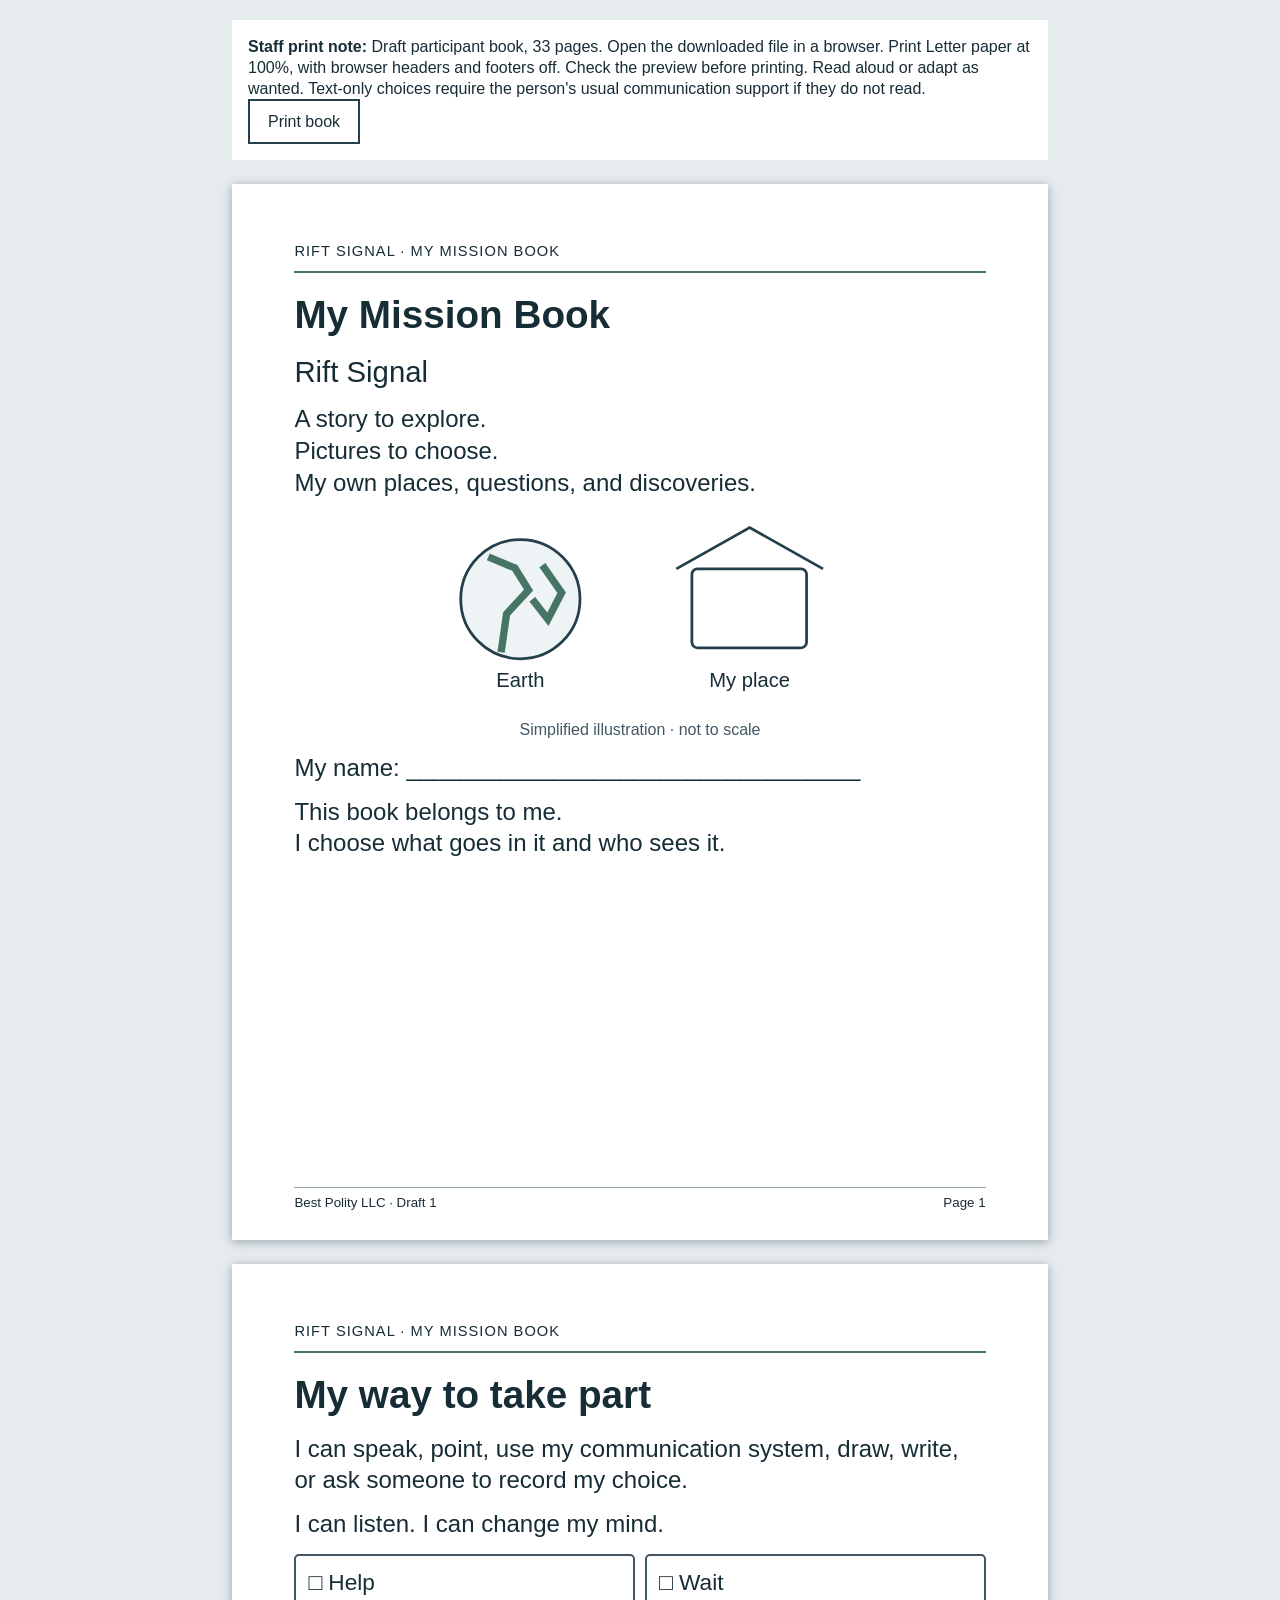
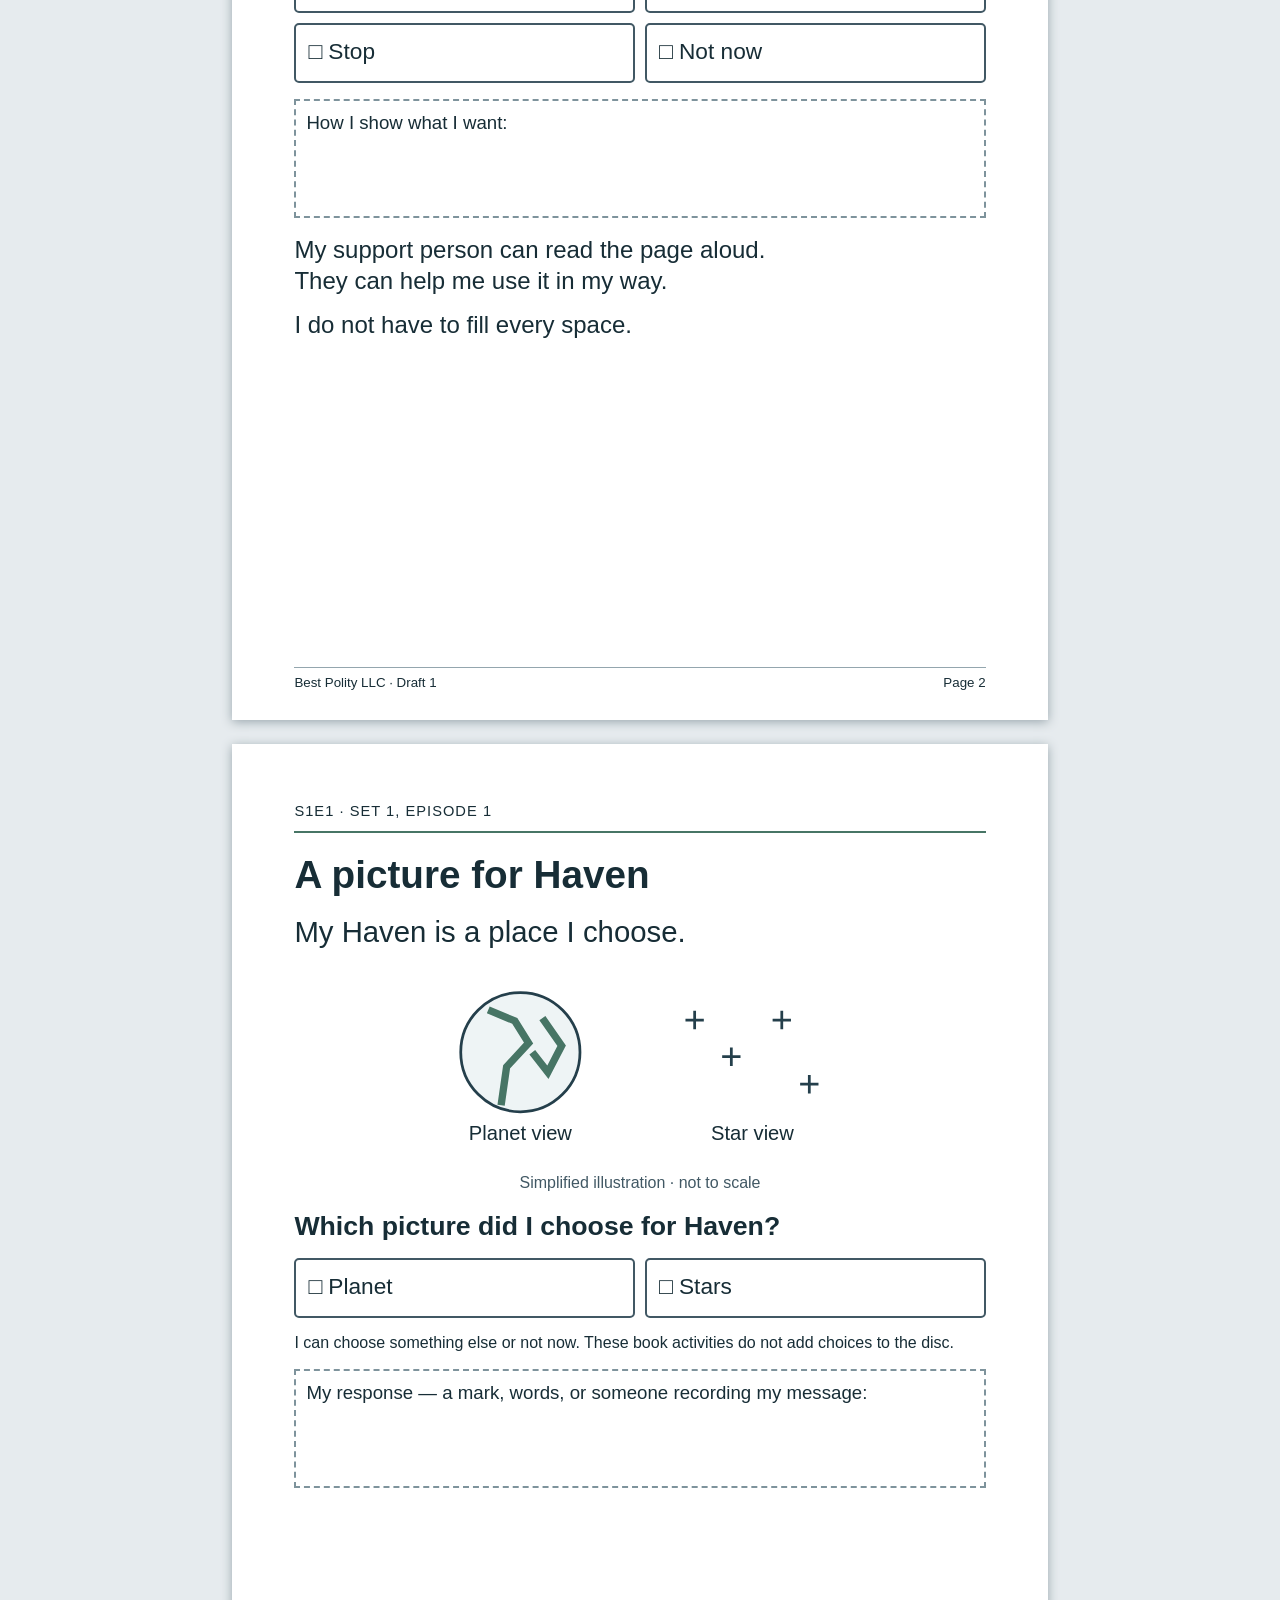
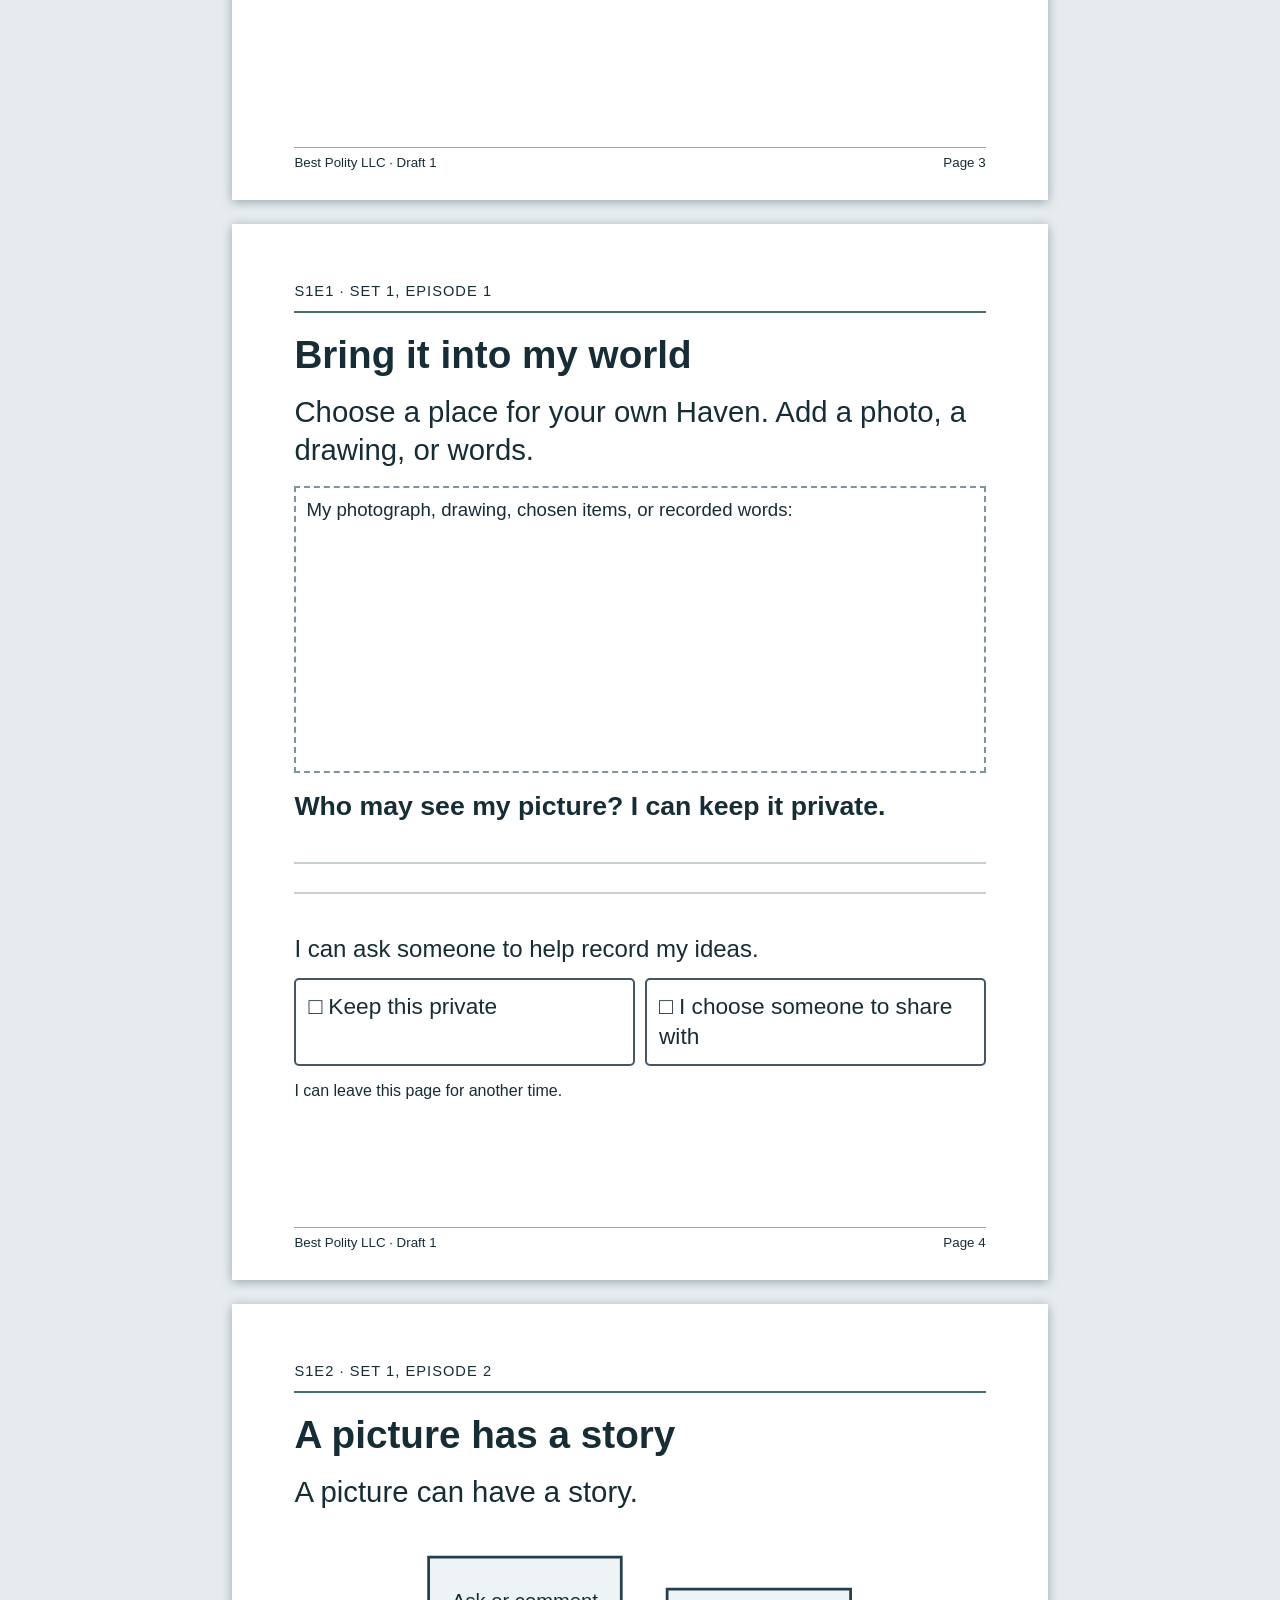
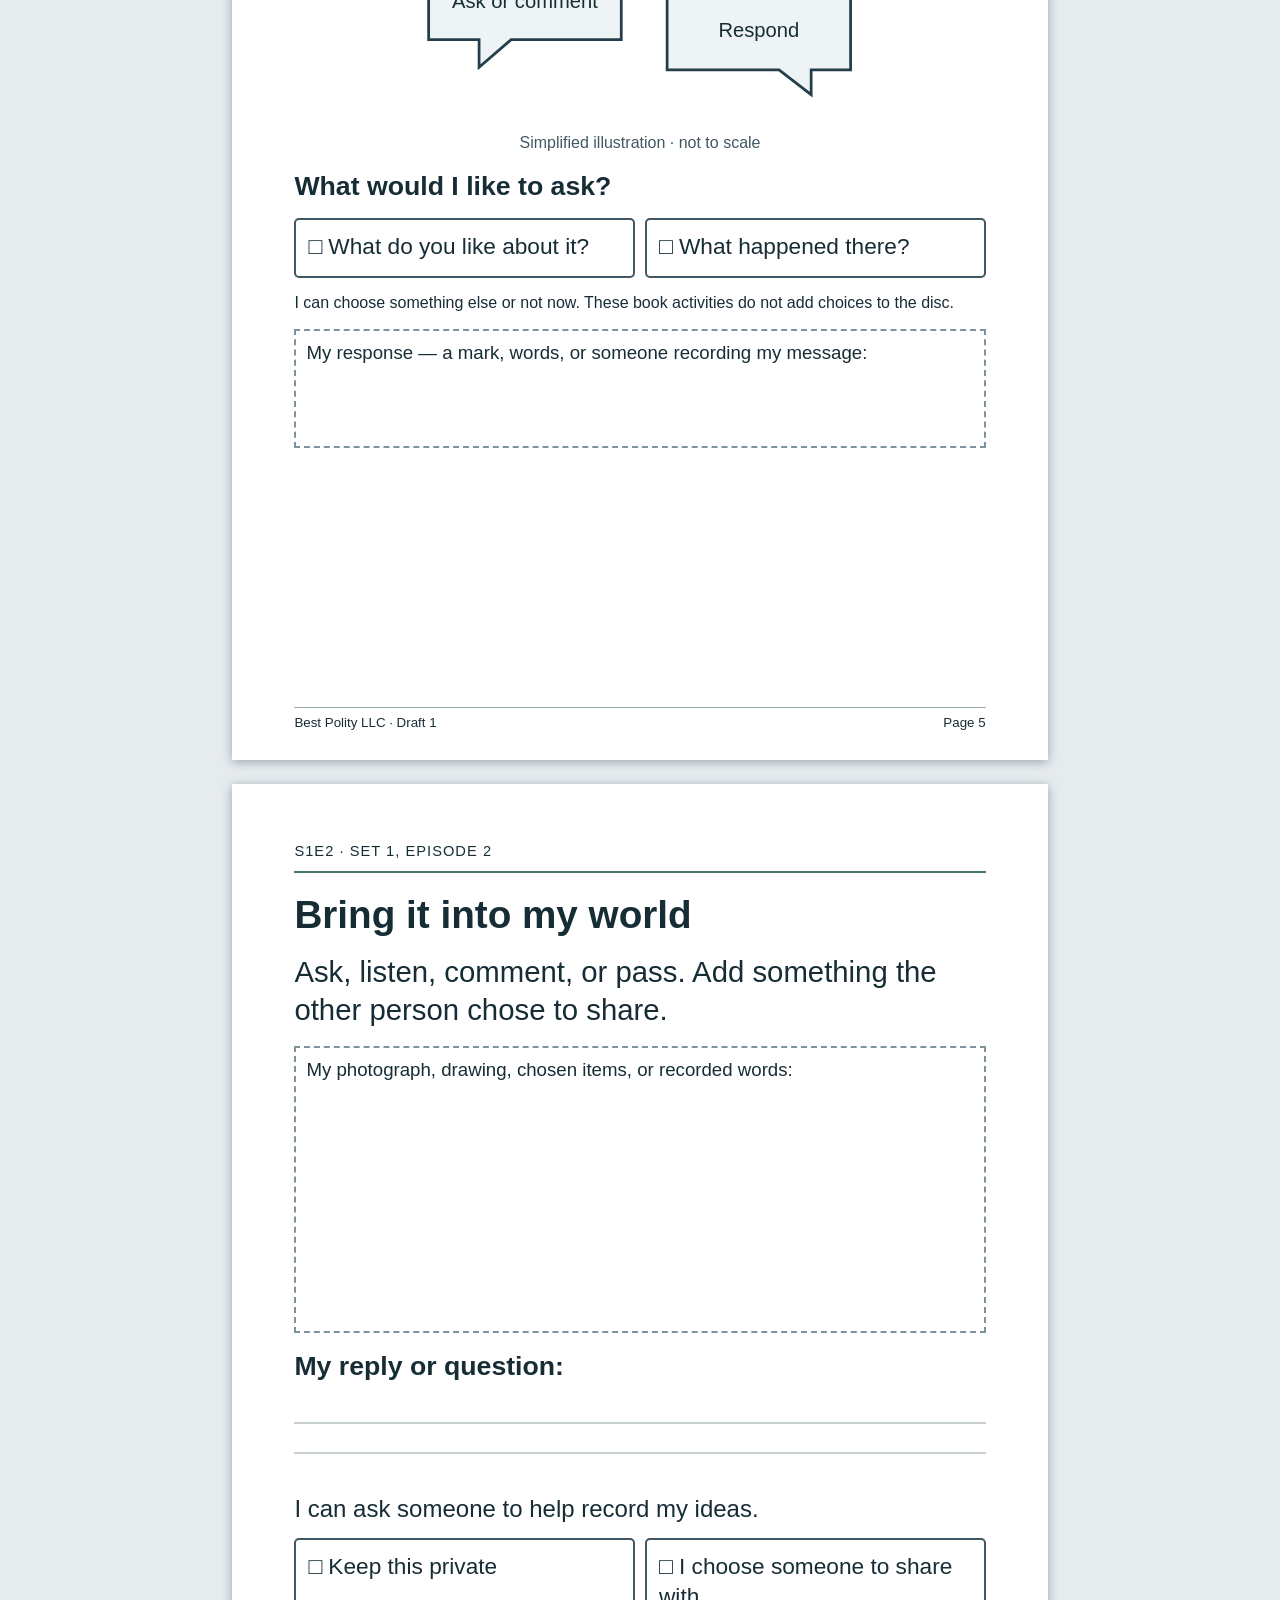
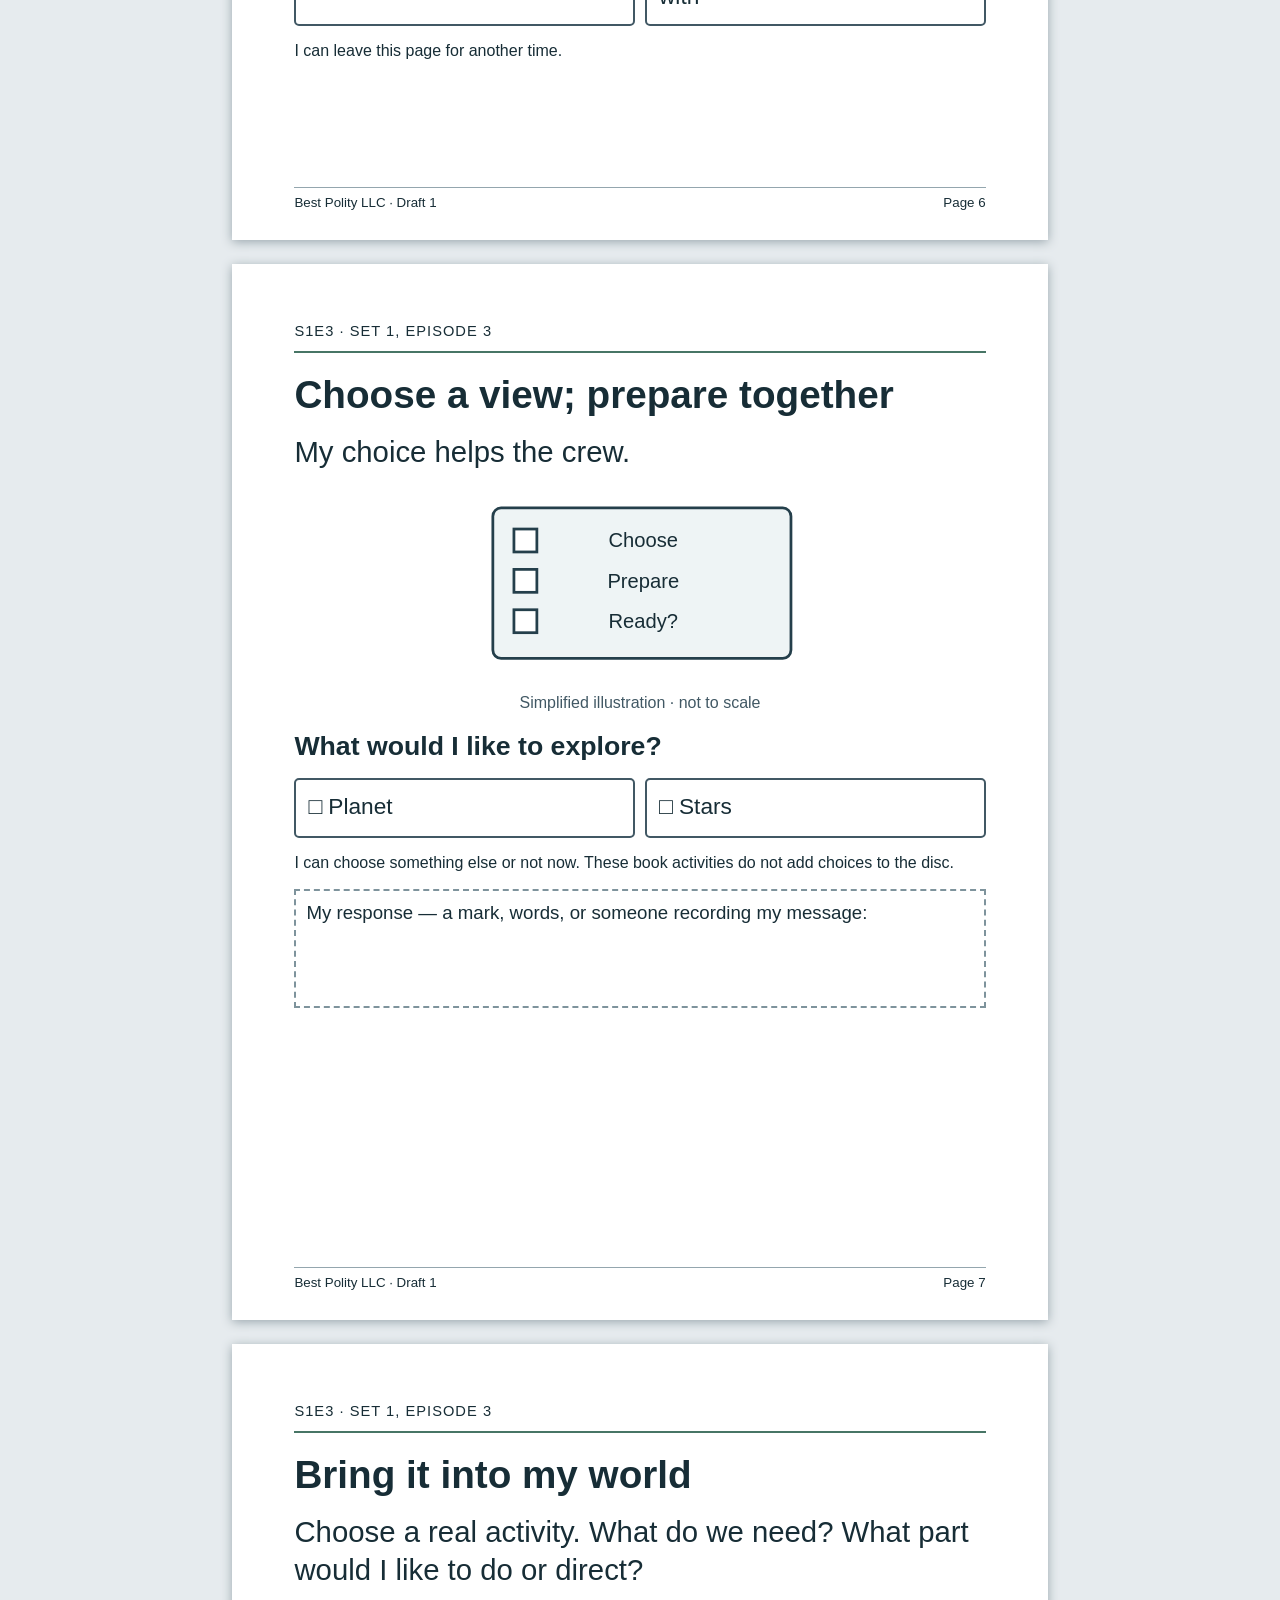
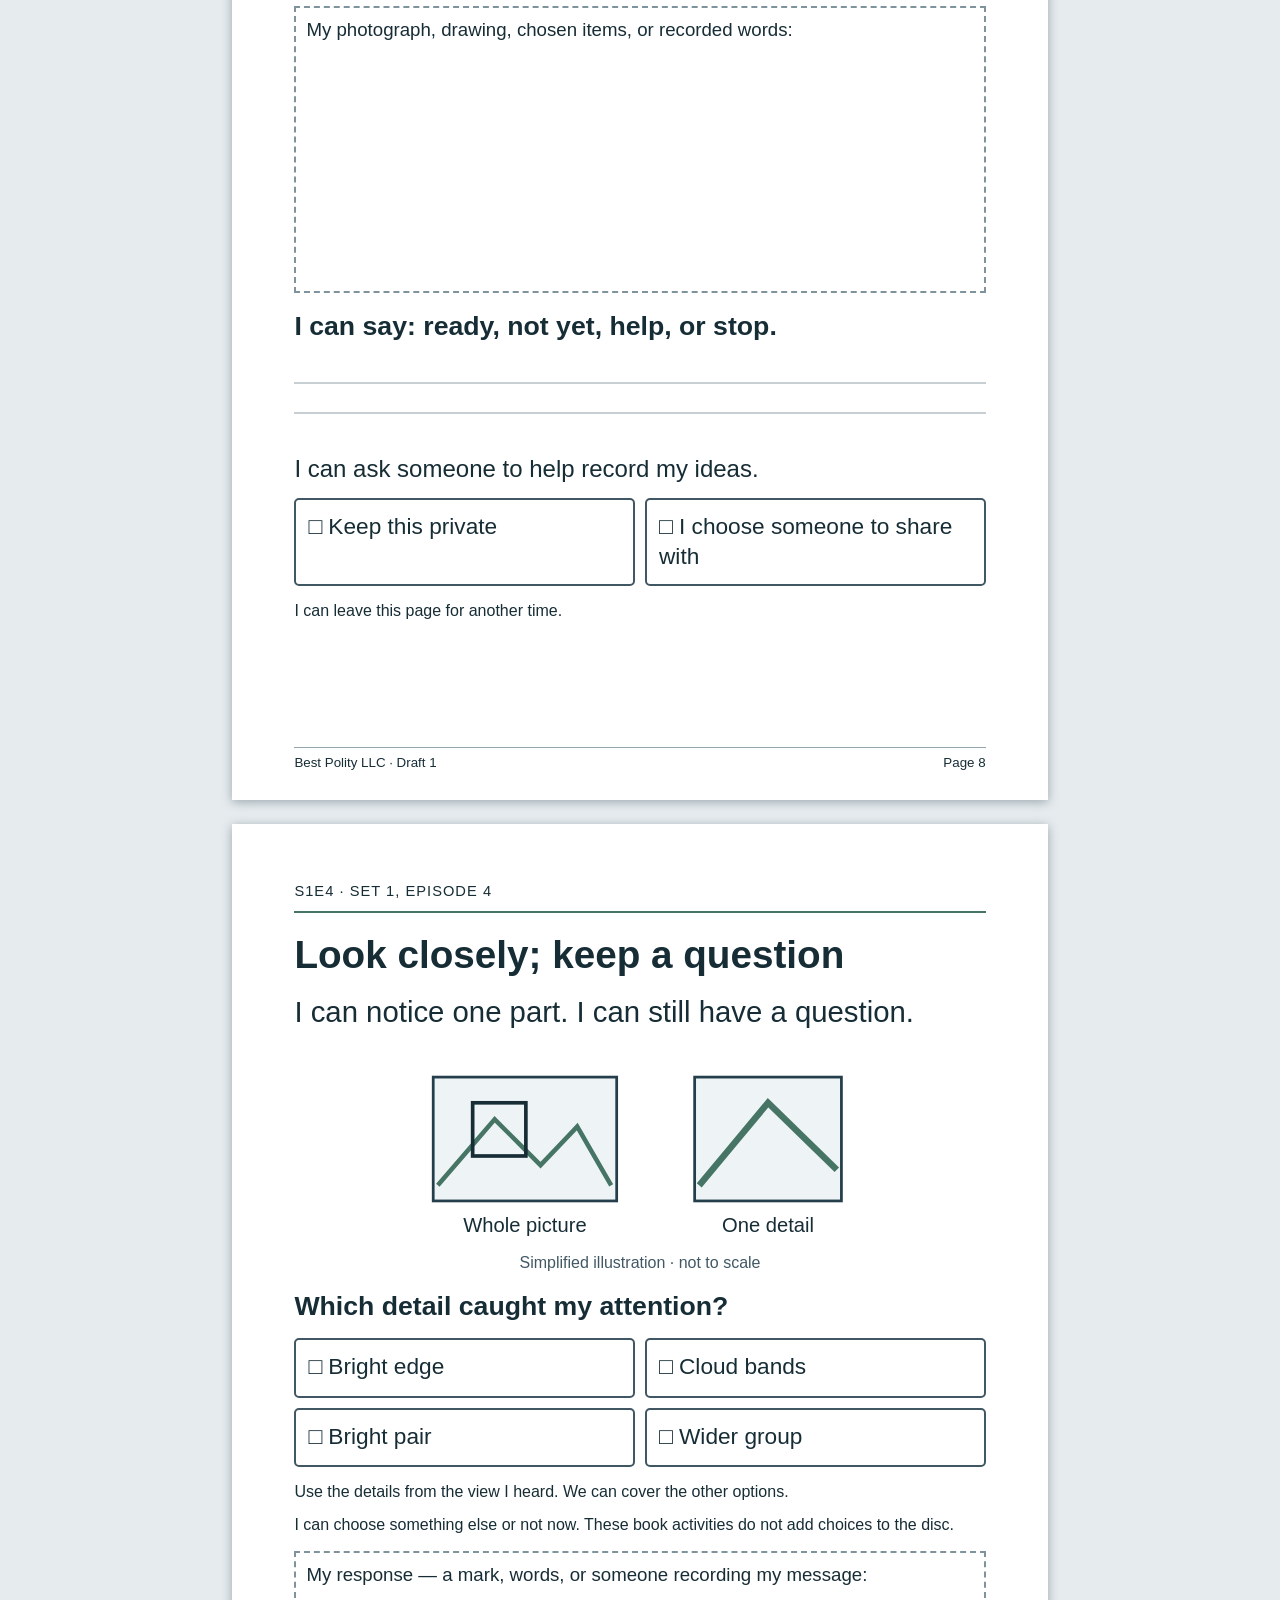
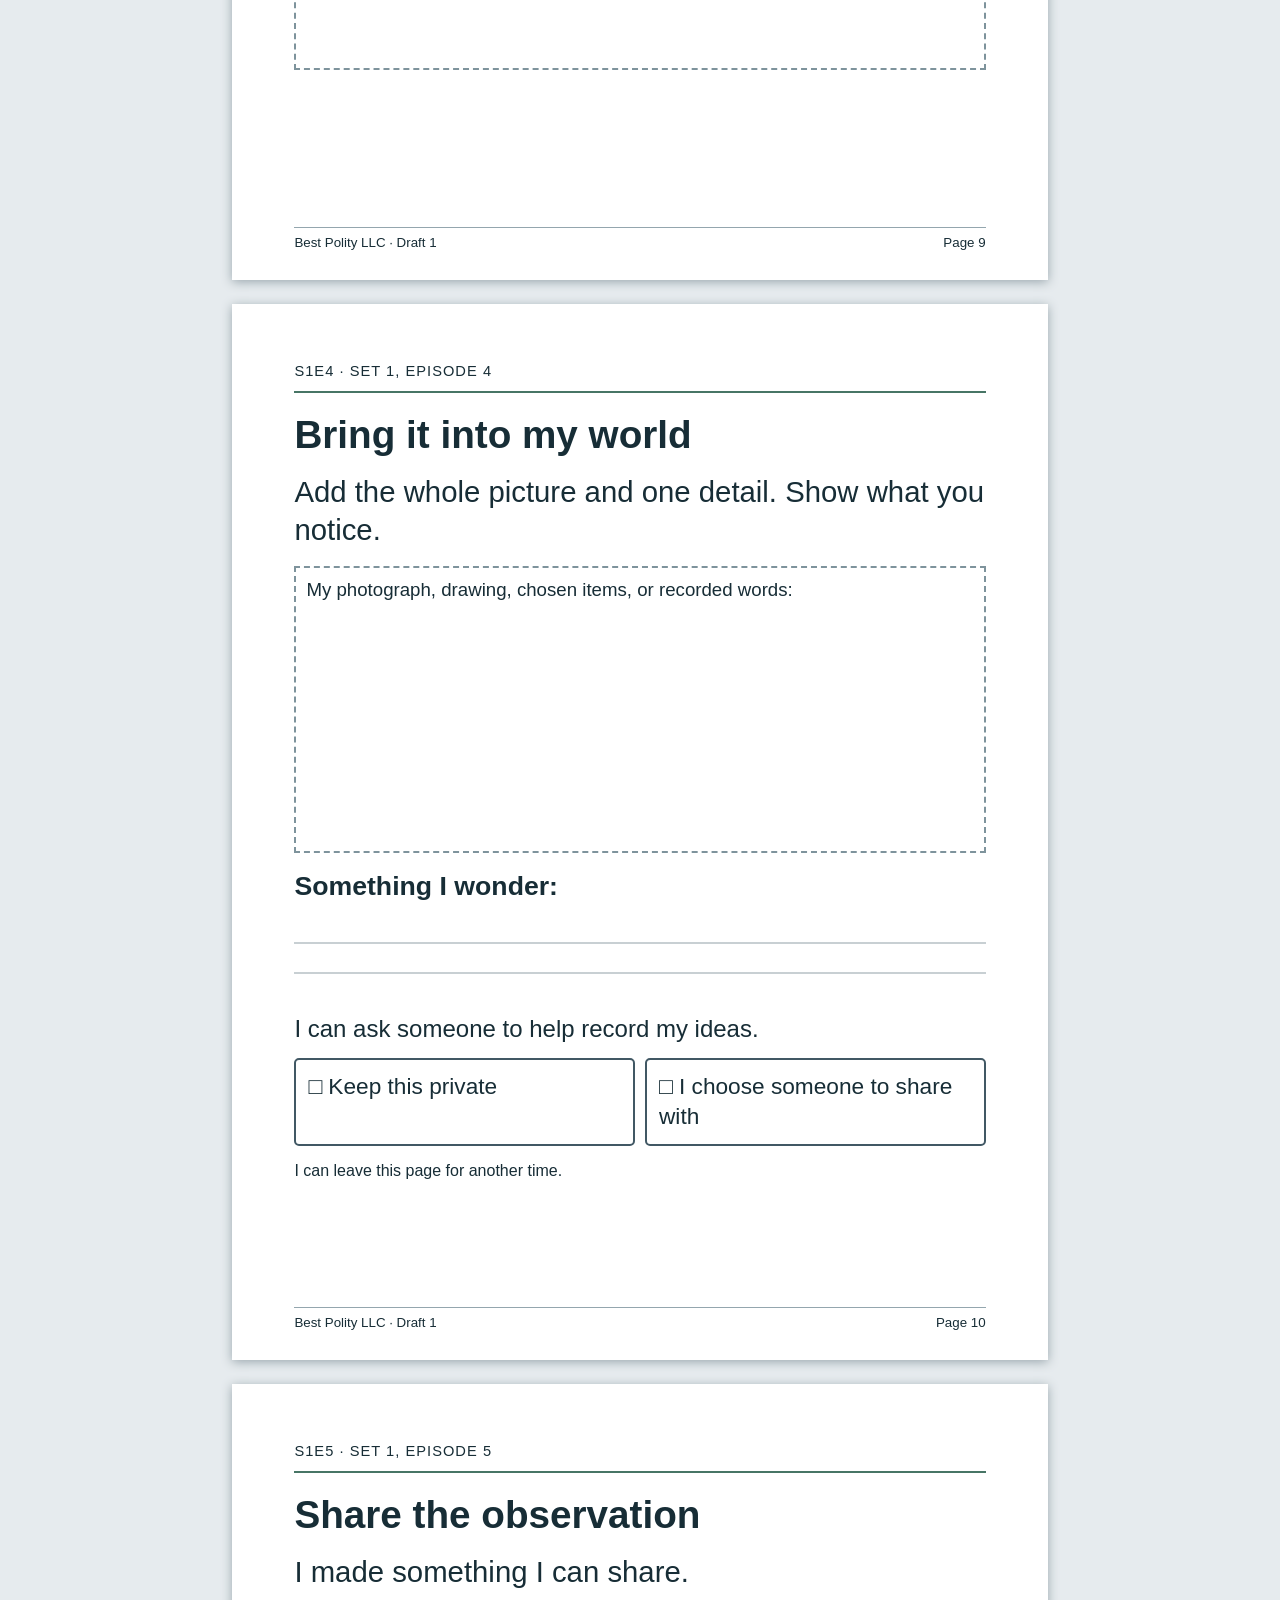
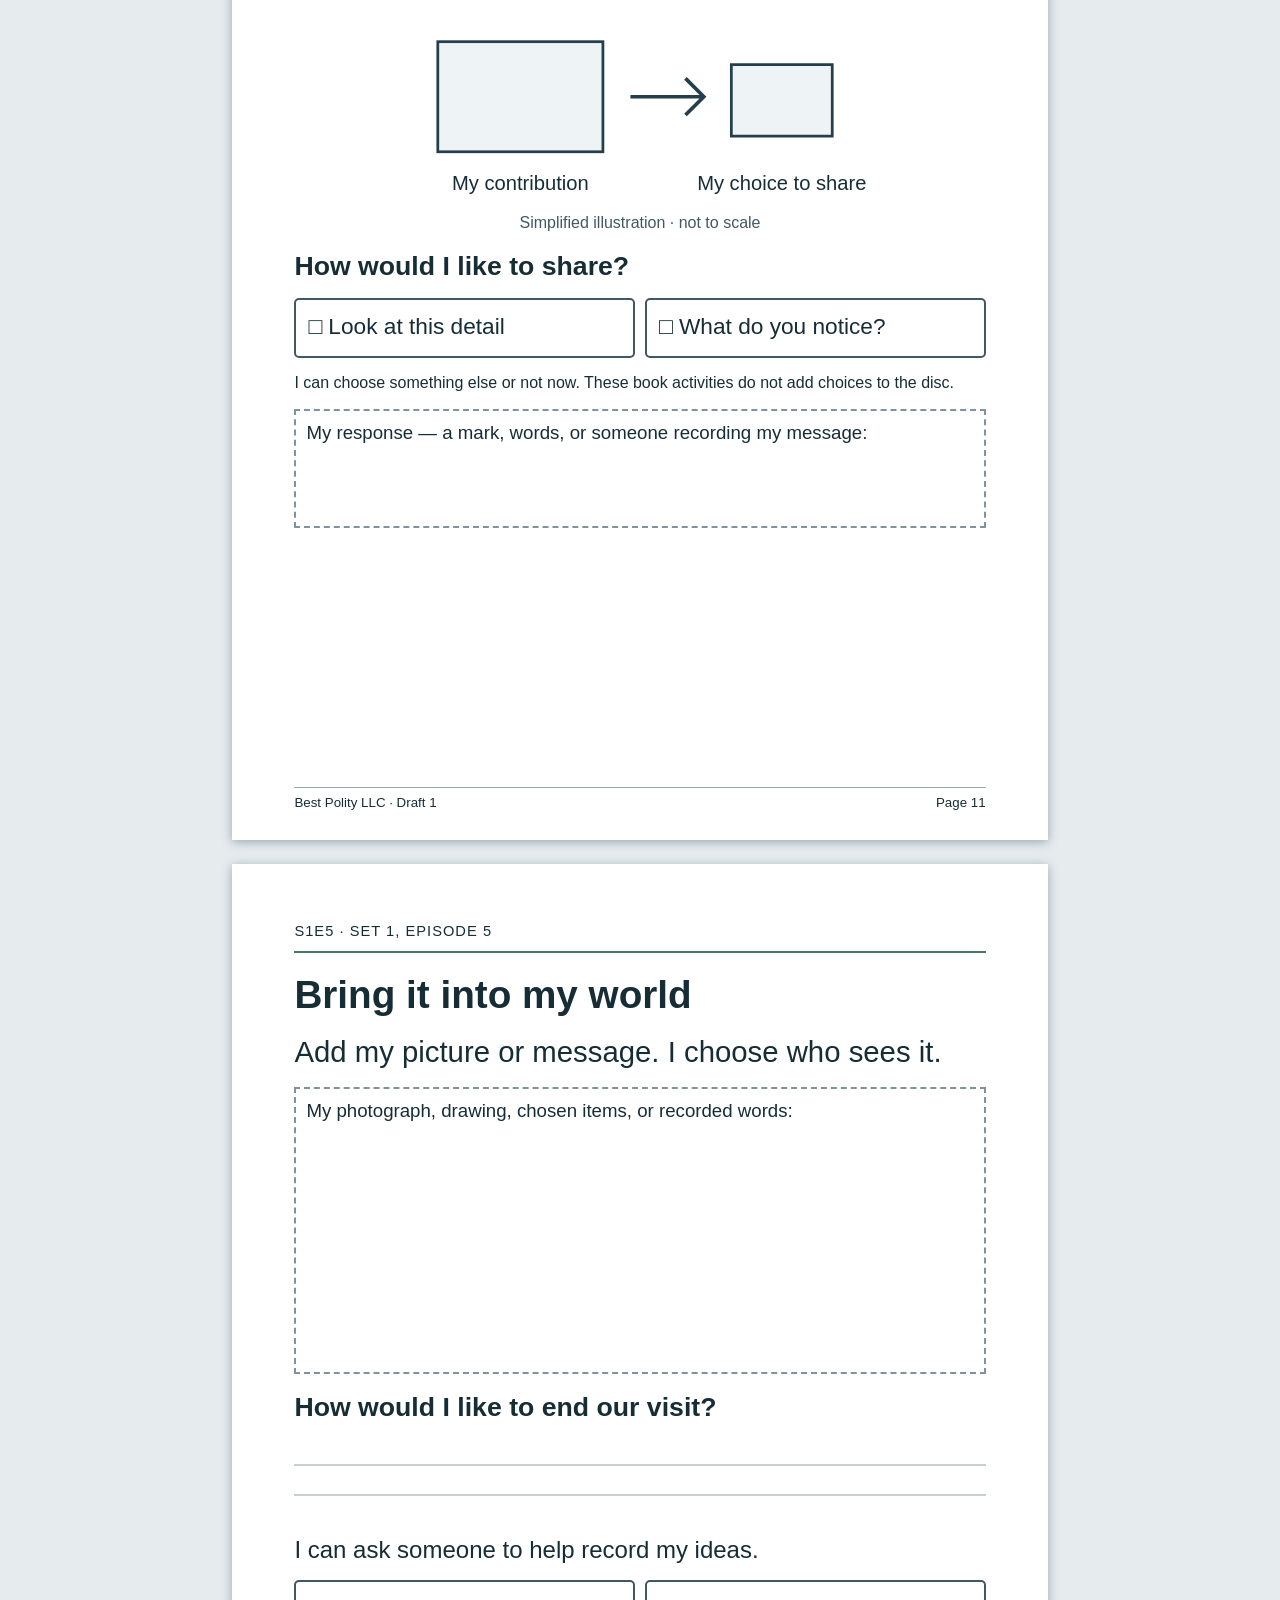
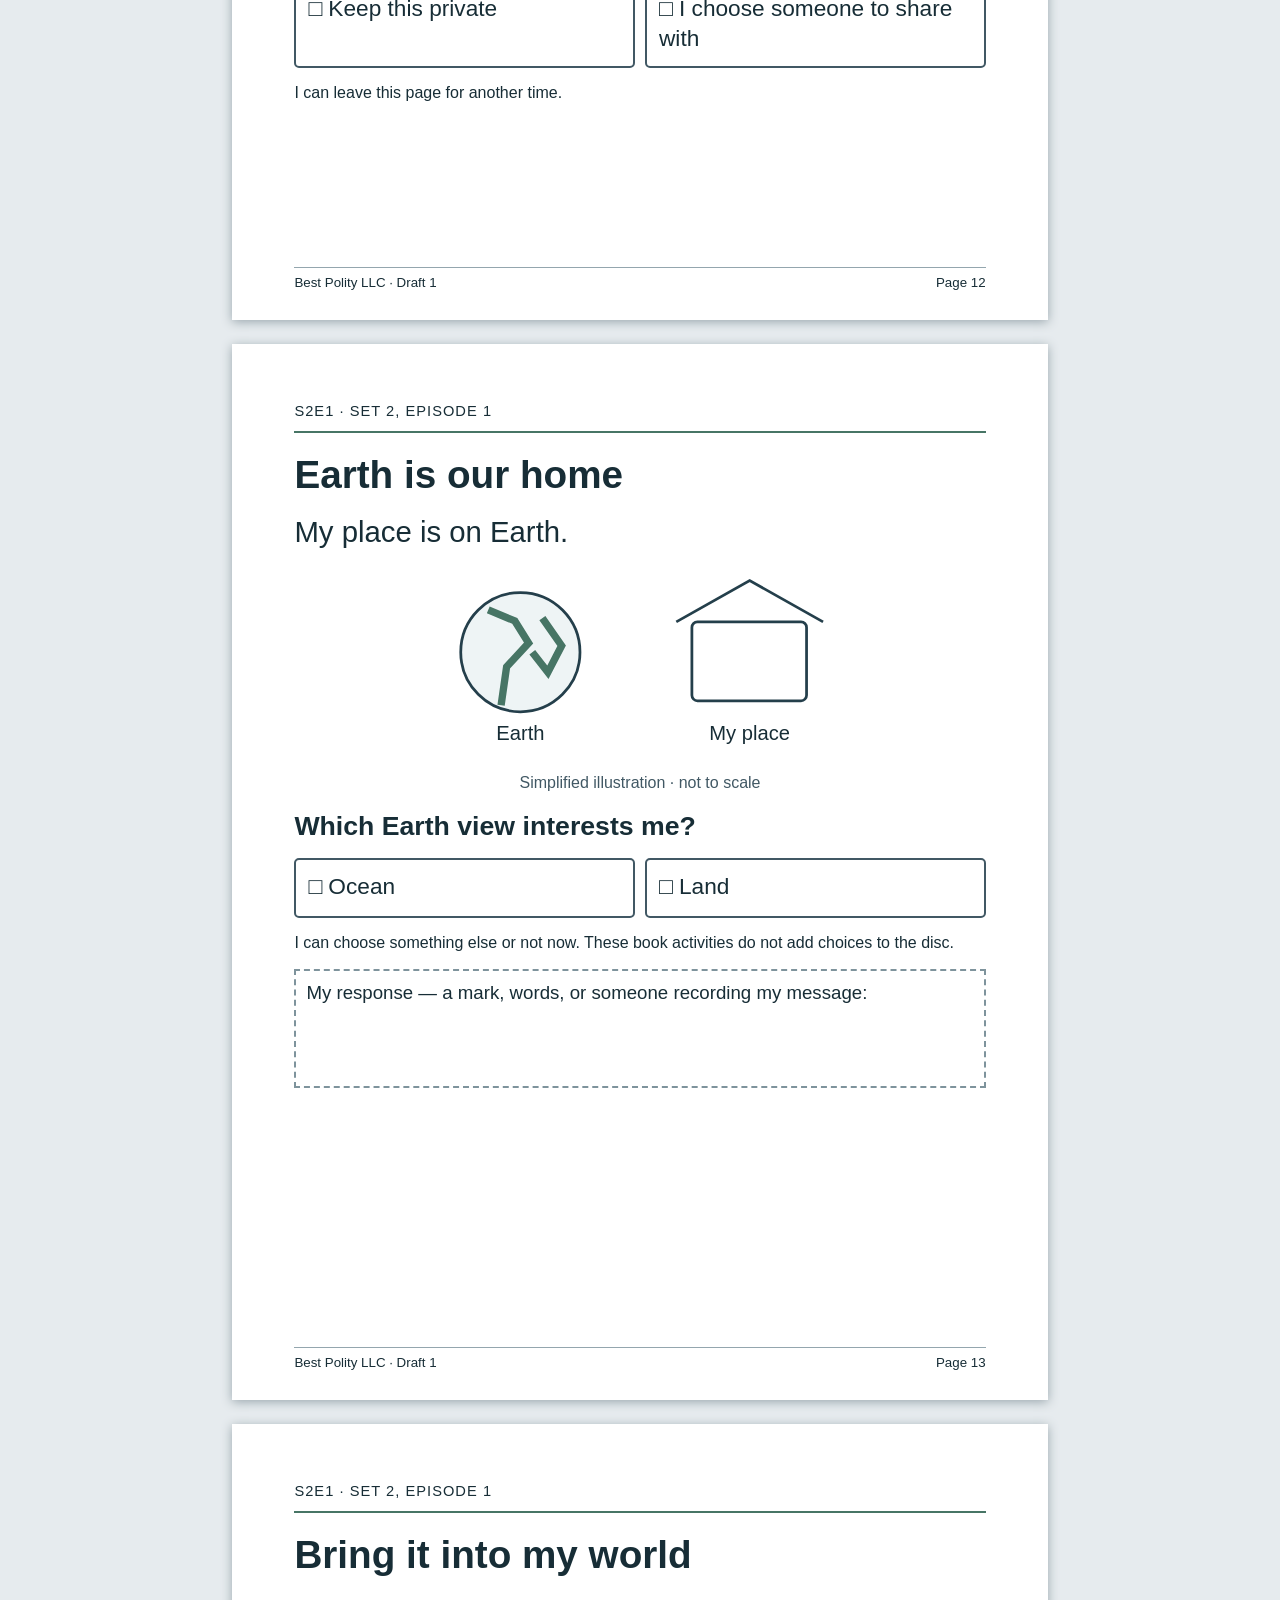
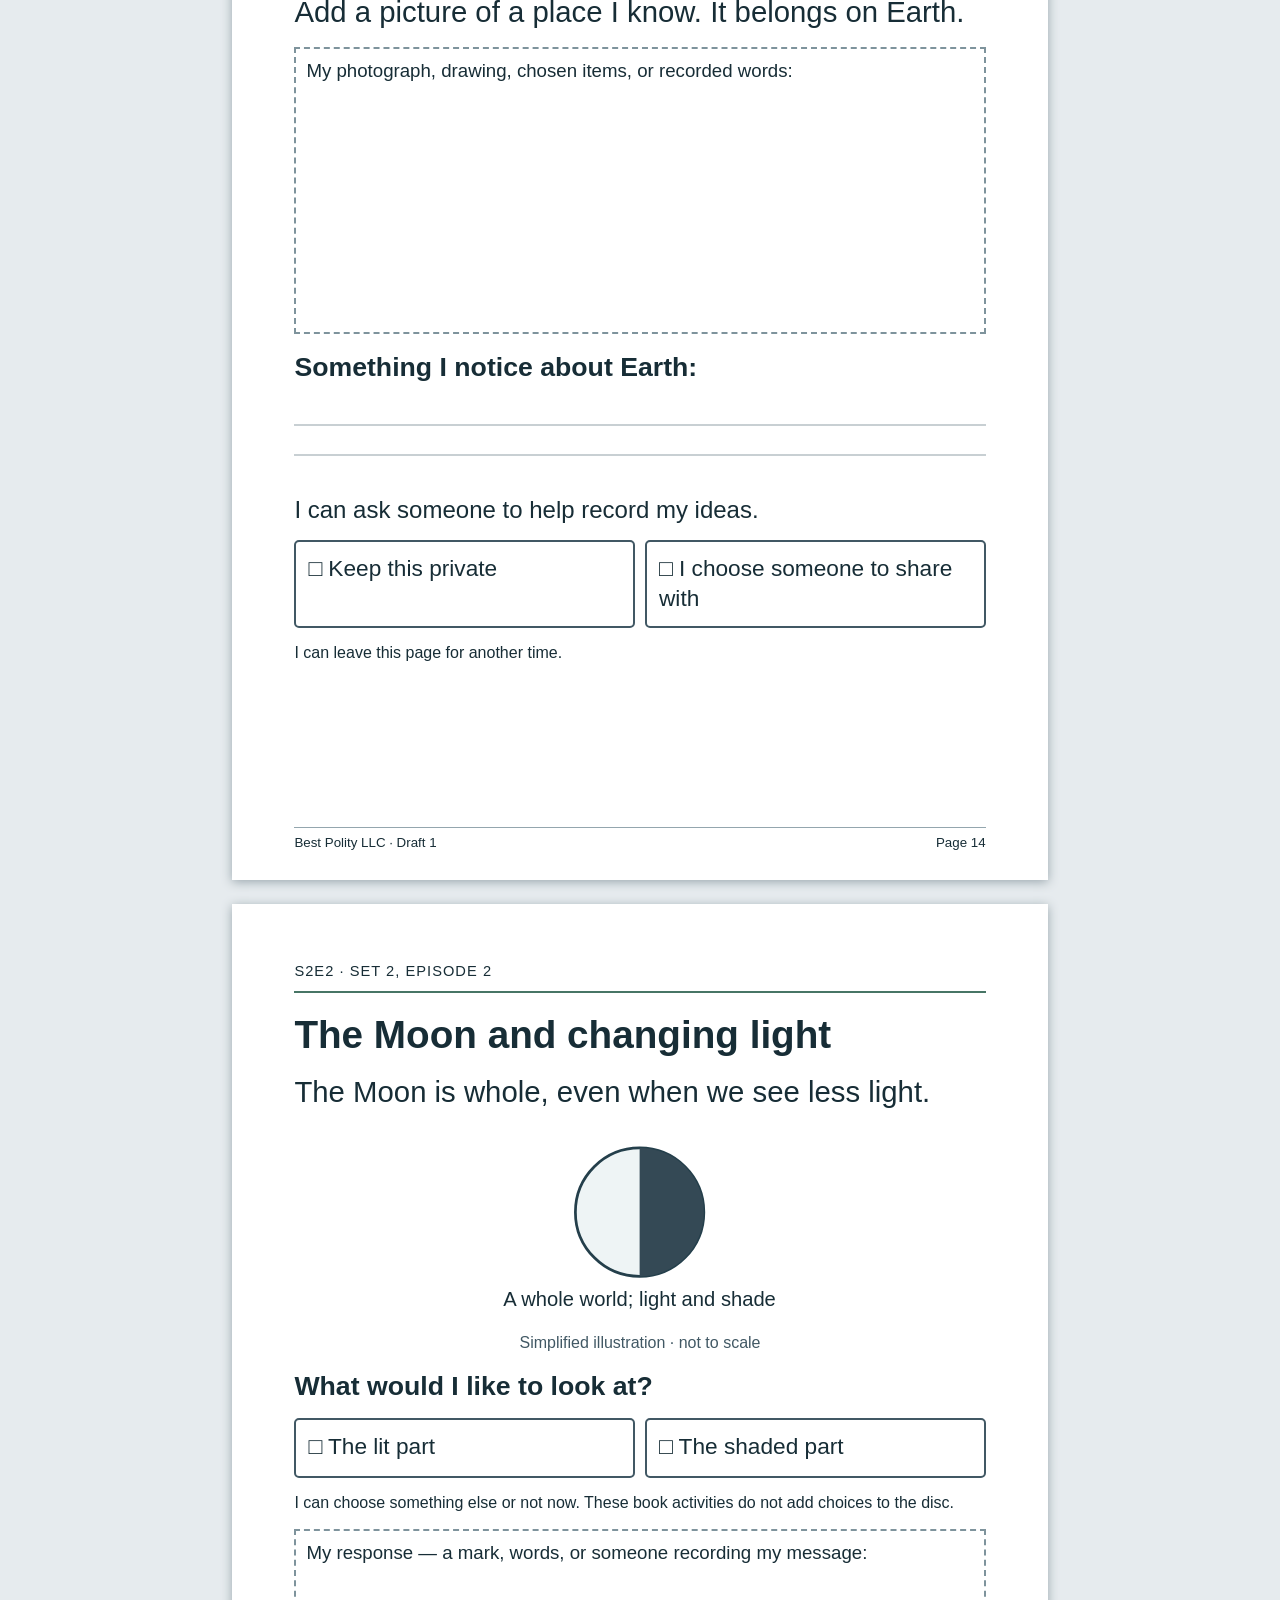
<file: curriculum/adult-group-home/03-participant-book.html>
<!doctype html>
<html lang="en"><head><meta charset="utf-8"><meta name="viewport" content="width=device-width,initial-scale=1">
<title>Rift Signal — My Mission Book</title>
<style>
*{box-sizing:border-box}body{margin:0;background:#e6ebee;color:#172d36;font-family:Arial,Helvetica,sans-serif;font-size:18pt;line-height:1.32}
.toolbar{max-width:8.5in;margin:20px auto;padding:16px;font-size:12pt;background:white}
button{font:inherit;padding:10px 18px;border:2px solid #243f4b;background:white;color:#172d36;cursor:pointer}
.sheet{position:relative;width:8.5in;min-height:11in;margin:24px auto;padding:.6in .65in .8in;background:white;box-shadow:0 2px 10px #9aa7ae}
header{font-size:11pt;letter-spacing:.07em;border-bottom:2px solid #477565;padding-bottom:10px}
h1{font-size:29pt;line-height:1.12;margin:20px 0 16px}h2{font-size:20pt;margin:16px 0 10px}
p{margin:12px 0}.lead{font-size:22pt}.small,figcaption{font-size:12pt}
figure{margin:14px 0 8px}svg{width:100%;height:2.15in;display:block}figcaption{text-align:center;color:#415864}
.choices{display:grid;grid-template-columns:1fr 1fr;gap:10px;margin:14px 0}
.choice{border:2px solid #415864;border-radius:5px;padding:12px;font-size:17pt;min-height:.62in}
.record{border:2px dashed #7e939c;margin:16px 0;padding:10px;break-inside:avoid}
.record p{font-size:14pt;margin:0 0 8px}.writing{min-height:.65in}.record.large .writing{min-height:2.4in}
.lines{height:.9in;background:repeating-linear-gradient(white,white 28px,#91a0a7 29px,white 30px)}
footer{position:absolute;bottom:.3in;left:.65in;right:.65in;font-size:10pt;border-top:1px solid #94a6ae;padding-top:6px}
footer span{float:right}
@media(max-width:850px){.sheet{width:100%;min-height:auto;padding:24px 24px 60px;box-shadow:none}footer{left:24px;right:24px}.choices{grid-template-columns:1fr}svg{height:auto}}
@page{size:Letter;margin:0}
@media print{
body{background:white}.toolbar{display:none}
.sheet{width:8.5in;height:11in;min-height:11in;margin:0;padding:.6in .65in .8in;box-shadow:none;break-after:page;page-break-after:always}
.sheet:last-child{break-after:auto;page-break-after:auto}
.choices{grid-template-columns:1fr 1fr}svg{height:2.15in}
footer{left:.65in;right:.65in}*{-webkit-print-color-adjust:exact;print-color-adjust:exact}
}
</style></head><body>
<div class="toolbar"><strong>Staff print note:</strong> Draft participant book, 33 pages. Open the downloaded file in a browser. Print Letter paper at 100%, with browser headers and footers off. Check the preview before printing. Read aloud or adapt as wanted. Text-only choices require the person's usual communication support if they do not read. <button onclick="window.print()">Print book</button></div>
<section class="sheet" aria-label="Page 1: My Mission Book"><header>RIFT SIGNAL · MY MISSION BOOK</header><h1>My Mission Book</h1><p class="lead">Rift Signal</p><p>A story to explore.<br>Pictures to choose.<br>My own places, questions, and discoveries.</p><figure><svg role="img" aria-label="home — simplified illustration, not to scale" viewBox="0 0 560 225" xmlns="http://www.w3.org/2000/svg"><circle cx="150" cy="95" r="65" fill="#eef4f5" stroke="#243f4b" stroke-width="3"/><path d="M115 49l29 12 15 24-24 26-6 42M174 58l21 30-15 29-17-22" fill="none" stroke="#477565" stroke-width="8"/><text x="150" y="191" text-anchor="middle" font-size="22" fill="#172d36">Earth</text><rect x="337" y="62" width="125" height="86" rx="6" fill="none" stroke="#243f4b" stroke-width="3"/><path d="M320 62l80-45 80 45" fill="none" stroke="#243f4b" stroke-width="3"/><text x="400" y="191" text-anchor="middle" font-size="22" fill="#172d36">My place</text></svg><figcaption>Simplified illustration · not to scale</figcaption></figure><p>My name: __________________________________</p><p>This book belongs to me.<br>I choose what goes in it and who sees it.</p><footer>Best Polity LLC · Draft 1 <span>Page 1</span></footer></section>
<section class="sheet" aria-label="Page 2: My way to take part"><header>RIFT SIGNAL · MY MISSION BOOK</header><h1>My way to take part</h1><p>I can speak, point, use my communication system, draw, write, or ask someone to record my choice.</p><p>I can listen. I can change my mind.</p><div class="choices"><div class="choice"><span aria-hidden="true">□</span> Help</div><div class="choice"><span aria-hidden="true">□</span> Wait</div><div class="choice"><span aria-hidden="true">□</span> Stop</div><div class="choice"><span aria-hidden="true">□</span> Not now</div></div><div class="record "><p>How I show what I want:</p><div class="writing" aria-label="Space for a photograph, drawing, chosen mark, or recorded words"></div></div><p>My support person can read the page aloud.<br>They can help me use it in my way.</p><p>I do not have to fill every space.</p><footer>Best Polity LLC · Draft 1 <span>Page 2</span></footer></section>
<section class="sheet" aria-label="Page 3: A picture for Haven"><header>S1E1 · SET 1, EPISODE 1</header><h1>A picture for Haven</h1><p class="lead">My Haven is a place I choose.</p><figure><svg role="img" aria-label="planet stars — simplified illustration, not to scale" viewBox="0 0 560 225" xmlns="http://www.w3.org/2000/svg"><circle cx="150" cy="95" r="65" fill="#eef4f5" stroke="#243f4b" stroke-width="3"/><path d="M115 49l29 12 15 24-24 26-6 42M174 58l21 30-15 29-17-22" fill="none" stroke="#477565" stroke-width="8"/><text x="150" y="191" text-anchor="middle" font-size="22" fill="#172d36">Planet view</text><path d="M330 60h20M340 50v20" stroke="#243f4b" stroke-width="3"/><path d="M370 100h20M380 90v20" stroke="#243f4b" stroke-width="3"/><path d="M425 60h20M435 50v20" stroke="#243f4b" stroke-width="3"/><path d="M455 130h20M465 120v20" stroke="#243f4b" stroke-width="3"/><text x="403" y="191" text-anchor="middle" font-size="22" fill="#172d36">Star view</text></svg><figcaption>Simplified illustration · not to scale</figcaption></figure><h2>Which picture did I choose for Haven?</h2><div class="choices"><div class="choice"><span aria-hidden="true">□</span> Planet</div><div class="choice"><span aria-hidden="true">□</span> Stars</div></div><p class="small">I can choose something else or not now. These book activities do not add choices to the disc.</p><div class="record "><p>My response — a mark, words, or someone recording my message:</p><div class="writing" aria-label="Space for a photograph, drawing, chosen mark, or recorded words"></div></div><footer>Best Polity LLC · Draft 1 <span>Page 3</span></footer></section>
<section class="sheet" aria-label="Page 4: Bring it into my world"><header>S1E1 · SET 1, EPISODE 1</header><h1>Bring it into my world</h1><p class="lead">Choose a place for your own Haven. Add a photo, a drawing, or words.</p><div class="record large"><p>My photograph, drawing, chosen items, or recorded words:</p><div class="writing" aria-label="Space for a photograph, drawing, chosen mark, or recorded words"></div></div><h2>Who may see my picture? I can keep it private.</h2><div class="lines"></div><p>I can ask someone to help record my ideas.</p><div class="choices"><div class="choice"><span aria-hidden="true">□</span> Keep this private</div><div class="choice"><span aria-hidden="true">□</span> I choose someone to share with</div></div><p class="small">I can leave this page for another time.</p><footer>Best Polity LLC · Draft 1 <span>Page 4</span></footer></section>
<section class="sheet" aria-label="Page 5: A picture has a story"><header>S1E2 · SET 1, EPISODE 2</header><h1>A picture has a story</h1><p class="lead">A picture can have a story.</p><figure><svg role="img" aria-label="conversation — simplified illustration, not to scale" viewBox="0 0 560 225" xmlns="http://www.w3.org/2000/svg"><path d="M50 35h210v90H140l-35 30v-30H50zM310 70h200v88h-43v27l-35-27H310z" fill="#eef4f5" stroke="#243f4b" stroke-width="3"/><text x="155" y="90" text-anchor="middle" font-size="22" fill="#172d36">Ask or comment</text><text x="410" y="122" text-anchor="middle" font-size="22" fill="#172d36">Respond</text></svg><figcaption>Simplified illustration · not to scale</figcaption></figure><h2>What would I like to ask?</h2><div class="choices"><div class="choice"><span aria-hidden="true">□</span> What do you like about it?</div><div class="choice"><span aria-hidden="true">□</span> What happened there?</div></div><p class="small">I can choose something else or not now. These book activities do not add choices to the disc.</p><div class="record "><p>My response — a mark, words, or someone recording my message:</p><div class="writing" aria-label="Space for a photograph, drawing, chosen mark, or recorded words"></div></div><footer>Best Polity LLC · Draft 1 <span>Page 5</span></footer></section>
<section class="sheet" aria-label="Page 6: Bring it into my world"><header>S1E2 · SET 1, EPISODE 2</header><h1>Bring it into my world</h1><p class="lead">Ask, listen, comment, or pass. Add something the other person chose to share.</p><div class="record large"><p>My photograph, drawing, chosen items, or recorded words:</p><div class="writing" aria-label="Space for a photograph, drawing, chosen mark, or recorded words"></div></div><h2>My reply or question:</h2><div class="lines"></div><p>I can ask someone to help record my ideas.</p><div class="choices"><div class="choice"><span aria-hidden="true">□</span> Keep this private</div><div class="choice"><span aria-hidden="true">□</span> I choose someone to share with</div></div><p class="small">I can leave this page for another time.</p><footer>Best Polity LLC · Draft 1 <span>Page 6</span></footer></section>
<section class="sheet" aria-label="Page 7: Choose a view; prepare together"><header>S1E3 · SET 1, EPISODE 3</header><h1>Choose a view; prepare together</h1><p class="lead">My choice helps the crew.</p><figure><svg role="img" aria-label="checklist — simplified illustration, not to scale" viewBox="0 0 560 225" xmlns="http://www.w3.org/2000/svg"><rect x="120" y="25" width="325" height="164" rx="9" fill="#eef4f5" stroke="#243f4b" stroke-width="3"/><rect x="143" y="48" width="25" height="25" fill="white" stroke="#243f4b" stroke-width="3"/><text x="284" y="68" text-anchor="middle" font-size="22" fill="#172d36">Choose</text><rect x="143" y="92" width="25" height="25" fill="white" stroke="#243f4b" stroke-width="3"/><text x="284" y="112" text-anchor="middle" font-size="22" fill="#172d36">Prepare</text><rect x="143" y="136" width="25" height="25" fill="white" stroke="#243f4b" stroke-width="3"/><text x="284" y="156" text-anchor="middle" font-size="22" fill="#172d36">Ready?</text></svg><figcaption>Simplified illustration · not to scale</figcaption></figure><h2>What would I like to explore?</h2><div class="choices"><div class="choice"><span aria-hidden="true">□</span> Planet</div><div class="choice"><span aria-hidden="true">□</span> Stars</div></div><p class="small">I can choose something else or not now. These book activities do not add choices to the disc.</p><div class="record "><p>My response — a mark, words, or someone recording my message:</p><div class="writing" aria-label="Space for a photograph, drawing, chosen mark, or recorded words"></div></div><footer>Best Polity LLC · Draft 1 <span>Page 7</span></footer></section>
<section class="sheet" aria-label="Page 8: Bring it into my world"><header>S1E3 · SET 1, EPISODE 3</header><h1>Bring it into my world</h1><p class="lead">Choose a real activity. What do we need? What part would I like to do or direct?</p><div class="record large"><p>My photograph, drawing, chosen items, or recorded words:</p><div class="writing" aria-label="Space for a photograph, drawing, chosen mark, or recorded words"></div></div><h2>I can say: ready, not yet, help, or stop.</h2><div class="lines"></div><p>I can ask someone to help record my ideas.</p><div class="choices"><div class="choice"><span aria-hidden="true">□</span> Keep this private</div><div class="choice"><span aria-hidden="true">□</span> I choose someone to share with</div></div><p class="small">I can leave this page for another time.</p><footer>Best Polity LLC · Draft 1 <span>Page 8</span></footer></section>
<section class="sheet" aria-label="Page 9: Look closely; keep a question"><header>S1E4 · SET 1, EPISODE 4</header><h1>Look closely; keep a question</h1><p class="lead">I can notice one part. I can still have a question.</p><figure><svg role="img" aria-label="whole detail — simplified illustration, not to scale" viewBox="0 0 560 225" xmlns="http://www.w3.org/2000/svg"><rect x="55" y="35" width="200" height="135" fill="#eef4f5" stroke="#243f4b" stroke-width="3"/><path d="M60 153l62-72 50 50 40-42 37 64" fill="none" stroke="#477565" stroke-width="5"/><rect x="98" y="63" width="58" height="58" fill="none" stroke="#172d36" stroke-width="4"/><rect x="340" y="35" width="160" height="135" fill="#eef4f5" stroke="#243f4b" stroke-width="3"/><path d="M345 153l75-90 75 73" fill="none" stroke="#477565" stroke-width="7"/><text x="155" y="204" text-anchor="middle" font-size="22" fill="#172d36">Whole picture</text><text x="420" y="204" text-anchor="middle" font-size="22" fill="#172d36">One detail</text></svg><figcaption>Simplified illustration · not to scale</figcaption></figure><h2>Which detail caught my attention?</h2><div class="choices"><div class="choice"><span aria-hidden="true">□</span> Bright edge</div><div class="choice"><span aria-hidden="true">□</span> Cloud bands</div><div class="choice"><span aria-hidden="true">□</span> Bright pair</div><div class="choice"><span aria-hidden="true">□</span> Wider group</div></div><p class="small">Use the details from the view I heard. We can cover the other options.</p><p class="small">I can choose something else or not now. These book activities do not add choices to the disc.</p><div class="record "><p>My response — a mark, words, or someone recording my message:</p><div class="writing" aria-label="Space for a photograph, drawing, chosen mark, or recorded words"></div></div><footer>Best Polity LLC · Draft 1 <span>Page 9</span></footer></section>
<section class="sheet" aria-label="Page 10: Bring it into my world"><header>S1E4 · SET 1, EPISODE 4</header><h1>Bring it into my world</h1><p class="lead">Add the whole picture and one detail. Show what you notice.</p><div class="record large"><p>My photograph, drawing, chosen items, or recorded words:</p><div class="writing" aria-label="Space for a photograph, drawing, chosen mark, or recorded words"></div></div><h2>Something I wonder:</h2><div class="lines"></div><p>I can ask someone to help record my ideas.</p><div class="choices"><div class="choice"><span aria-hidden="true">□</span> Keep this private</div><div class="choice"><span aria-hidden="true">□</span> I choose someone to share with</div></div><p class="small">I can leave this page for another time.</p><footer>Best Polity LLC · Draft 1 <span>Page 10</span></footer></section>
<section class="sheet" aria-label="Page 11: Share the observation"><header>S1E5 · SET 1, EPISODE 5</header><h1>Share the observation</h1><p class="lead">I made something I can share.</p><figure><svg role="img" aria-label="share — simplified illustration, not to scale" viewBox="0 0 560 225" xmlns="http://www.w3.org/2000/svg"><rect x="60" y="40" width="180" height="120" fill="#eef4f5" stroke="#243f4b" stroke-width="3"/><path d="M270 100h80m-20-20 20 20-20 20" fill="none" stroke="#243f4b" stroke-width="4"/><path d="M380 65h110v78H380z" fill="#eef4f5" stroke="#243f4b" stroke-width="3"/><text x="150" y="202" text-anchor="middle" font-size="22" fill="#172d36">My contribution</text><text x="435" y="202" text-anchor="middle" font-size="22" fill="#172d36">My choice to share</text></svg><figcaption>Simplified illustration · not to scale</figcaption></figure><h2>How would I like to share?</h2><div class="choices"><div class="choice"><span aria-hidden="true">□</span> Look at this detail</div><div class="choice"><span aria-hidden="true">□</span> What do you notice?</div></div><p class="small">I can choose something else or not now. These book activities do not add choices to the disc.</p><div class="record "><p>My response — a mark, words, or someone recording my message:</p><div class="writing" aria-label="Space for a photograph, drawing, chosen mark, or recorded words"></div></div><footer>Best Polity LLC · Draft 1 <span>Page 11</span></footer></section>
<section class="sheet" aria-label="Page 12: Bring it into my world"><header>S1E5 · SET 1, EPISODE 5</header><h1>Bring it into my world</h1><p class="lead">Add my picture or message. I choose who sees it.</p><div class="record large"><p>My photograph, drawing, chosen items, or recorded words:</p><div class="writing" aria-label="Space for a photograph, drawing, chosen mark, or recorded words"></div></div><h2>How would I like to end our visit?</h2><div class="lines"></div><p>I can ask someone to help record my ideas.</p><div class="choices"><div class="choice"><span aria-hidden="true">□</span> Keep this private</div><div class="choice"><span aria-hidden="true">□</span> I choose someone to share with</div></div><p class="small">I can leave this page for another time.</p><footer>Best Polity LLC · Draft 1 <span>Page 12</span></footer></section>
<section class="sheet" aria-label="Page 13: Earth is our home"><header>S2E1 · SET 2, EPISODE 1</header><h1>Earth is our home</h1><p class="lead">My place is on Earth.</p><figure><svg role="img" aria-label="earth — simplified illustration, not to scale" viewBox="0 0 560 225" xmlns="http://www.w3.org/2000/svg"><circle cx="150" cy="95" r="65" fill="#eef4f5" stroke="#243f4b" stroke-width="3"/><path d="M115 49l29 12 15 24-24 26-6 42M174 58l21 30-15 29-17-22" fill="none" stroke="#477565" stroke-width="8"/><text x="150" y="191" text-anchor="middle" font-size="22" fill="#172d36">Earth</text><rect x="337" y="62" width="125" height="86" rx="6" fill="none" stroke="#243f4b" stroke-width="3"/><path d="M320 62l80-45 80 45" fill="none" stroke="#243f4b" stroke-width="3"/><text x="400" y="191" text-anchor="middle" font-size="22" fill="#172d36">My place</text></svg><figcaption>Simplified illustration · not to scale</figcaption></figure><h2>Which Earth view interests me?</h2><div class="choices"><div class="choice"><span aria-hidden="true">□</span> Ocean</div><div class="choice"><span aria-hidden="true">□</span> Land</div></div><p class="small">I can choose something else or not now. These book activities do not add choices to the disc.</p><div class="record "><p>My response — a mark, words, or someone recording my message:</p><div class="writing" aria-label="Space for a photograph, drawing, chosen mark, or recorded words"></div></div><footer>Best Polity LLC · Draft 1 <span>Page 13</span></footer></section>
<section class="sheet" aria-label="Page 14: Bring it into my world"><header>S2E1 · SET 2, EPISODE 1</header><h1>Bring it into my world</h1><p class="lead">Add a picture of a place I know. It belongs on Earth.</p><div class="record large"><p>My photograph, drawing, chosen items, or recorded words:</p><div class="writing" aria-label="Space for a photograph, drawing, chosen mark, or recorded words"></div></div><h2>Something I notice about Earth:</h2><div class="lines"></div><p>I can ask someone to help record my ideas.</p><div class="choices"><div class="choice"><span aria-hidden="true">□</span> Keep this private</div><div class="choice"><span aria-hidden="true">□</span> I choose someone to share with</div></div><p class="small">I can leave this page for another time.</p><footer>Best Polity LLC · Draft 1 <span>Page 14</span></footer></section>
<section class="sheet" aria-label="Page 15: The Moon and changing light"><header>S2E2 · SET 2, EPISODE 2</header><h1>The Moon and changing light</h1><p class="lead">The Moon is whole, even when we see less light.</p><figure><svg role="img" aria-label="moon — simplified illustration, not to scale" viewBox="0 0 560 225" xmlns="http://www.w3.org/2000/svg"><circle cx="280" cy="95" r="70" fill="#eef4f5" stroke="#243f4b" stroke-width="3"/><path d="M280 25a70 70 0 0 1 0 140z" fill="#344955"/><text x="280" y="197" text-anchor="middle" font-size="22" fill="#172d36">A whole world; light and shade</text></svg><figcaption>Simplified illustration · not to scale</figcaption></figure><h2>What would I like to look at?</h2><div class="choices"><div class="choice"><span aria-hidden="true">□</span> The lit part</div><div class="choice"><span aria-hidden="true">□</span> The shaded part</div></div><p class="small">I can choose something else or not now. These book activities do not add choices to the disc.</p><div class="record "><p>My response — a mark, words, or someone recording my message:</p><div class="writing" aria-label="Space for a photograph, drawing, chosen mark, or recorded words"></div></div><footer>Best Polity LLC · Draft 1 <span>Page 15</span></footer></section>
<section class="sheet" aria-label="Page 16: Bring it into my world"><header>S2E2 · SET 2, EPISODE 2</header><h1>Bring it into my world</h1><p class="lead">Draw, describe, or show the lit part of our model.</p><div class="record large"><p>My photograph, drawing, chosen items, or recorded words:</p><div class="writing" aria-label="Space for a photograph, drawing, chosen mark, or recorded words"></div></div><h2>What changed when we moved the view?</h2><div class="lines"></div><p>I can ask someone to help record my ideas.</p><div class="choices"><div class="choice"><span aria-hidden="true">□</span> Keep this private</div><div class="choice"><span aria-hidden="true">□</span> I choose someone to share with</div></div><p class="small">I can leave this page for another time.</p><footer>Best Polity LLC · Draft 1 <span>Page 16</span></footer></section>
<section class="sheet" aria-label="Page 17: Different planets; one solar system"><header>S2E3 · SET 2, EPISODE 3</header><h1>Different planets; one solar system</h1><p class="lead">Planets can look very different.</p><figure><svg role="img" aria-label="planets — simplified illustration, not to scale" viewBox="0 0 560 225" xmlns="http://www.w3.org/2000/svg"><circle cx="140" cy="95" r="57" fill="#f2e7dd" stroke="#243f4b" stroke-width="3"/><text x="140" y="191" text-anchor="middle" font-size="22" fill="#172d36">Mars</text><circle cx="410" cy="95" r="47" fill="#eef4f5" stroke="#243f4b" stroke-width="3"/><ellipse cx="410" cy="95" rx="91" ry="21" fill="none" stroke="#243f4b" stroke-width="5" transform="rotate(-17 410 95)"/><text x="410" y="191" text-anchor="middle" font-size="22" fill="#172d36">Saturn</text></svg><figcaption>Simplified illustration · not to scale</figcaption></figure><h2>Which planet did I explore?</h2><div class="choices"><div class="choice"><span aria-hidden="true">□</span> Mars</div><div class="choice"><span aria-hidden="true">□</span> Saturn</div></div><p class="small">I can choose something else or not now. These book activities do not add choices to the disc.</p><div class="record "><p>My response — a mark, words, or someone recording my message:</p><div class="writing" aria-label="Space for a photograph, drawing, chosen mark, or recorded words"></div></div><footer>Best Polity LLC · Draft 1 <span>Page 17</span></footer></section>
<section class="sheet" aria-label="Page 18: Bring it into my world"><header>S2E3 · SET 2, EPISODE 3</header><h1>Bring it into my world</h1><p class="lead">Add Earth and my chosen planet. Show one thing I notice.</p><div class="record large"><p>My photograph, drawing, chosen items, or recorded words:</p><div class="writing" aria-label="Space for a photograph, drawing, chosen mark, or recorded words"></div></div><h2>A feature I want to remember:</h2><div class="lines"></div><p>I can ask someone to help record my ideas.</p><div class="choices"><div class="choice"><span aria-hidden="true">□</span> Keep this private</div><div class="choice"><span aria-hidden="true">□</span> I choose someone to share with</div></div><p class="small">I can leave this page for another time.</p><footer>Best Polity LLC · Draft 1 <span>Page 18</span></footer></section>
<section class="sheet" aria-label="Page 19: Learning with instruments"><header>S2E4 · SET 2, EPISODE 4</header><h1>Learning with instruments</h1><p class="lead">A picture does not tell us everything.</p><figure><svg role="img" aria-label="tool — simplified illustration, not to scale" viewBox="0 0 560 225" xmlns="http://www.w3.org/2000/svg"><rect x="240" y="30" width="80" height="150" rx="13" fill="#eef4f5" stroke="#243f4b" stroke-width="3"/><circle cx="280" cy="142" r="22" fill="#778f98"/><path d="M280 132V59" stroke="#778f98" stroke-width="13"/><text x="280" y="213" text-anchor="middle" font-size="22" fill="#172d36">A tool can add information</text></svg><figcaption>Simplified illustration · not to scale</figcaption></figure><h2>How could we learn more?</h2><div class="choices"><div class="choice"><span aria-hidden="true">□</span> Use a tool</div><div class="choice"><span aria-hidden="true">□</span> Ask for information</div></div><p class="small">I can choose something else or not now. These book activities do not add choices to the disc.</p><div class="record "><p>My response — a mark, words, or someone recording my message:</p><div class="writing" aria-label="Space for a photograph, drawing, chosen mark, or recorded words"></div></div><footer>Best Polity LLC · Draft 1 <span>Page 19</span></footer></section>
<section class="sheet" aria-label="Page 20: Bring it into my world"><header>S2E4 · SET 2, EPISODE 4</header><h1>Bring it into my world</h1><p class="lead">Our tool or information source: __________. What did it help us learn?</p><div class="record large"><p>My photograph, drawing, chosen items, or recorded words:</p><div class="writing" aria-label="Space for a photograph, drawing, chosen mark, or recorded words"></div></div><h2>A question I still have:</h2><div class="lines"></div><p>I can ask someone to help record my ideas.</p><div class="choices"><div class="choice"><span aria-hidden="true">□</span> Keep this private</div><div class="choice"><span aria-hidden="true">□</span> I choose someone to share with</div></div><p class="small">I can leave this page for another time.</p><footer>Best Polity LLC · Draft 1 <span>Page 20</span></footer></section>
<section class="sheet" aria-label="Page 21: Finding home on a larger map"><header>S2E5 · SET 2, EPISODE 5</header><h1>Finding home on a larger map</h1><p class="lead">Earth belongs to our solar system. Our solar system belongs to the Milky Way.</p><figure><svg role="img" aria-label="scale — simplified illustration, not to scale" viewBox="0 0 560 225" xmlns="http://www.w3.org/2000/svg"><rect x="23" y="55" width="150" height="83" rx="8" fill="#eef4f5" stroke="#243f4b" stroke-width="3"/><text x="98" y="104" text-anchor="middle" font-size="22" fill="#172d36">Earth</text><rect x="205" y="55" width="150" height="83" rx="8" fill="#eef4f5" stroke="#243f4b" stroke-width="3"/><text x="280" y="104" text-anchor="middle" font-size="22" fill="#172d36">Solar system</text><rect x="390" y="55" width="150" height="83" rx="8" fill="#eef4f5" stroke="#243f4b" stroke-width="3"/><text x="465" y="104" text-anchor="middle" font-size="22" fill="#172d36">Milky Way</text><path d="M180 98h16m167 0h18" stroke="#243f4b" stroke-width="3"/><text x="280" y="191" text-anchor="middle" font-size="22" fill="#172d36">Different views of where we belong</text></svg><figcaption>Simplified illustration · not to scale</figcaption></figure><h2>Where would I like to stop on our map?</h2><div class="choices"><div class="choice"><span aria-hidden="true">□</span> Earth</div><div class="choice"><span aria-hidden="true">□</span> Milky Way</div></div><p class="small">I can choose something else or not now. These book activities do not add choices to the disc.</p><div class="record "><p>My response — a mark, words, or someone recording my message:</p><div class="writing" aria-label="Space for a photograph, drawing, chosen mark, or recorded words"></div></div><footer>Best Polity LLC · Draft 1 <span>Page 21</span></footer></section>
<section class="sheet" aria-label="Page 22: Bring it into my world"><header>S2E5 · SET 2, EPISODE 5</header><h1>Bring it into my world</h1><p class="lead">Put the pictures in a journey I can follow. Return to home.</p><div class="record large"><p>My photograph, drawing, chosen items, or recorded words:</p><div class="writing" aria-label="Space for a photograph, drawing, chosen mark, or recorded words"></div></div><h2>My own place on Earth:</h2><div class="lines"></div><p>I can ask someone to help record my ideas.</p><div class="choices"><div class="choice"><span aria-hidden="true">□</span> Keep this private</div><div class="choice"><span aria-hidden="true">□</span> I choose someone to share with</div></div><p class="small">I can leave this page for another time.</p><footer>Best Polity LLC · Draft 1 <span>Page 22</span></footer></section>
<section class="sheet" aria-label="Page 23: Other galaxies"><header>S3E1 · SET 3, EPISODE 1</header><h1>Other galaxies</h1><p class="lead">There are other galaxies beyond ours.</p><figure><svg role="img" aria-label="galaxies — simplified illustration, not to scale" viewBox="0 0 560 225" xmlns="http://www.w3.org/2000/svg"><path d="M142 93c30-35 80-6 52 25-35 40-100-2-70-44 39-55 135-12 114 40" fill="none" stroke="#243f4b" stroke-width="7"/><ellipse cx="420" cy="95" rx="73" ry="48" fill="#e5edf0" stroke="#243f4b" stroke-width="3"/><text x="172" y="191" text-anchor="middle" font-size="22" fill="#172d36">Spiral</text><text x="420" y="191" text-anchor="middle" font-size="22" fill="#172d36">Elliptical</text></svg><figcaption>Simplified illustration · not to scale</figcaption></figure><h2>Which galaxy view did I choose?</h2><div class="choices"><div class="choice"><span aria-hidden="true">□</span> Spiral</div><div class="choice"><span aria-hidden="true">□</span> Elliptical</div></div><p class="small">I can choose something else or not now. These book activities do not add choices to the disc.</p><div class="record "><p>My response — a mark, words, or someone recording my message:</p><div class="writing" aria-label="Space for a photograph, drawing, chosen mark, or recorded words"></div></div><footer>Best Polity LLC · Draft 1 <span>Page 23</span></footer></section>
<section class="sheet" aria-label="Page 24: Bring it into my world"><header>S3E1 · SET 3, EPISODE 1</header><h1>Bring it into my world</h1><p class="lead">Add my chosen galaxy view and something I notice.</p><div class="record large"><p>My photograph, drawing, chosen items, or recorded words:</p><div class="writing" aria-label="Space for a photograph, drawing, chosen mark, or recorded words"></div></div><h2>Something I want to ask:</h2><div class="lines"></div><p>I can ask someone to help record my ideas.</p><div class="choices"><div class="choice"><span aria-hidden="true">□</span> Keep this private</div><div class="choice"><span aria-hidden="true">□</span> I choose someone to share with</div></div><p class="small">I can leave this page for another time.</p><footer>Best Polity LLC · Draft 1 <span>Page 24</span></footer></section>
<section class="sheet" aria-label="Page 25: What does a map symbol mean?"><header>S3E2 · SET 3, EPISODE 2</header><h1>What does a map symbol mean?</h1><p class="lead">A small mark can stand for a much larger place.</p><figure><svg role="img" aria-label="map — simplified illustration, not to scale" viewBox="0 0 560 225" xmlns="http://www.w3.org/2000/svg"><rect x="50" y="30" width="280" height="155" fill="#eef4f5" stroke="#243f4b" stroke-width="3"/><path d="M60 90h260M175 40v135" stroke="#9cacb3" stroke-width="12"/><rect x="98" y="122" width="27" height="27" fill="#243f4b"/><rect x="385" y="76" width="27" height="27" fill="#243f4b"/><text x="455" y="96" text-anchor="middle" font-size="22" fill="#172d36">Haven</text><text x="430" y="170" text-anchor="middle" font-size="22" fill="#172d36">Picture key</text></svg><figcaption>Simplified illustration · not to scale</figcaption></figure><h2>What can help me read this map?</h2><div class="choices"><div class="choice"><span aria-hidden="true">□</span> The labels</div><div class="choice"><span aria-hidden="true">□</span> The picture key</div></div><p class="small">I can choose something else or not now. These book activities do not add choices to the disc.</p><div class="record "><p>My response — a mark, words, or someone recording my message:</p><div class="writing" aria-label="Space for a photograph, drawing, chosen mark, or recorded words"></div></div><footer>Best Polity LLC · Draft 1 <span>Page 25</span></footer></section>
<section class="sheet" aria-label="Page 26: Bring it into my world"><header>S3E2 · SET 3, EPISODE 2</header><h1>Bring it into my world</h1><p class="lead">My Haven symbol: __________. On this map it means: __________.</p><div class="record large"><p>My photograph, drawing, chosen items, or recorded words:</p><div class="writing" aria-label="Space for a photograph, drawing, chosen mark, or recorded words"></div></div><h2>A place I would like on my map:</h2><div class="lines"></div><p>I can ask someone to help record my ideas.</p><div class="choices"><div class="choice"><span aria-hidden="true">□</span> Keep this private</div><div class="choice"><span aria-hidden="true">□</span> I choose someone to share with</div></div><p class="small">I can leave this page for another time.</p><footer>Best Polity LLC · Draft 1 <span>Page 26</span></footer></section>
<section class="sheet" aria-label="Page 27: Different tools; different information"><header>S3E3 · SET 3, EPISODE 3</header><h1>Different tools; different information</h1><p class="lead">Different sources can help us learn about the same thing.</p><figure><svg role="img" aria-label="sources — simplified illustration, not to scale" viewBox="0 0 560 225" xmlns="http://www.w3.org/2000/svg"><rect x="50" y="30" width="200" height="135" fill="#eef4f5" stroke="#243f4b" stroke-width="3"/><path d="M55 145l50-65 55 40 35-35 45 60" fill="none" stroke="#477565" stroke-width="5"/><path d="M340 45h170v90h-70l-30 25v-25h-70z" fill="#eef4f5" stroke="#243f4b" stroke-width="3"/><text x="150" y="202" text-anchor="middle" font-size="22" fill="#172d36">Picture</text><text x="423" y="202" text-anchor="middle" font-size="22" fill="#172d36">Another source</text></svg><figcaption>Simplified illustration · not to scale</figcaption></figure><h2>Which source would I like to explore?</h2><div class="choices"><div class="choice"><span aria-hidden="true">□</span> The picture</div><div class="choice"><span aria-hidden="true">□</span> Another source</div></div><p class="small">I can choose something else or not now. These book activities do not add choices to the disc.</p><div class="record "><p>My response — a mark, words, or someone recording my message:</p><div class="writing" aria-label="Space for a photograph, drawing, chosen mark, or recorded words"></div></div><footer>Best Polity LLC · Draft 1 <span>Page 27</span></footer></section>
<section class="sheet" aria-label="Page 28: Bring it into my world"><header>S3E3 · SET 3, EPISODE 3</header><h1>Bring it into my world</h1><p class="lead">Our subject: __________. I can see: __________. Another source tells us: __________.</p><div class="record large"><p>My photograph, drawing, chosen items, or recorded words:</p><div class="writing" aria-label="Space for a photograph, drawing, chosen mark, or recorded words"></div></div><h2>What do we still not know?</h2><div class="lines"></div><p>I can ask someone to help record my ideas.</p><div class="choices"><div class="choice"><span aria-hidden="true">□</span> Keep this private</div><div class="choice"><span aria-hidden="true">□</span> I choose someone to share with</div></div><p class="small">I can leave this page for another time.</p><footer>Best Polity LLC · Draft 1 <span>Page 28</span></footer></section>
<section class="sheet" aria-label="Page 29: Patterns and spaces"><header>S3E4 · SET 3, EPISODE 4</header><h1>Patterns and spaces</h1><p class="lead">Some areas have more galaxies. Other areas have fewer.</p><figure><svg role="img" aria-label="web — simplified illustration, not to scale" viewBox="0 0 560 225" xmlns="http://www.w3.org/2000/svg"><path d="M60 48L160 93L210 38M160 93L150 165M160 93L280 149L460 60M280 149L485 163" fill="none" stroke="#527582" stroke-width="4"/><circle cx="60" cy="48" r="5" fill="#243f4b" stroke="#243f4b" stroke-width="3"/><circle cx="98" cy="65" r="5" fill="#243f4b" stroke="#243f4b" stroke-width="3"/><circle cx="139" cy="83" r="5" fill="#243f4b" stroke="#243f4b" stroke-width="3"/><circle cx="160" cy="93" r="5" fill="#243f4b" stroke="#243f4b" stroke-width="3"/><circle cx="190" cy="126" r="5" fill="#243f4b" stroke="#243f4b" stroke-width="3"/><circle cx="228" cy="130" r="5" fill="#243f4b" stroke="#243f4b" stroke-width="3"/><circle cx="280" cy="149" r="5" fill="#243f4b" stroke="#243f4b" stroke-width="3"/><circle cx="317" cy="128" r="5" fill="#243f4b" stroke="#243f4b" stroke-width="3"/><circle cx="360" cy="110" r="5" fill="#243f4b" stroke="#243f4b" stroke-width="3"/><circle cx="410" cy="85" r="5" fill="#243f4b" stroke="#243f4b" stroke-width="3"/><circle cx="460" cy="60" r="5" fill="#243f4b" stroke="#243f4b" stroke-width="3"/><circle cx="330" cy="150" r="5" fill="#243f4b" stroke="#243f4b" stroke-width="3"/><circle cx="385" cy="155" r="5" fill="#243f4b" stroke="#243f4b" stroke-width="3"/><circle cx="485" cy="163" r="5" fill="#243f4b" stroke="#243f4b" stroke-width="3"/><text x="130" y="207" text-anchor="middle" font-size="22" fill="#172d36">More markers</text><text x="410" y="207" text-anchor="middle" font-size="22" fill="#172d36">Fewer between strands</text></svg><figcaption>Simplified illustration · not to scale</figcaption></figure><h2>Which part did I explore?</h2><div class="choices"><div class="choice"><span aria-hidden="true">□</span> A filament</div><div class="choice"><span aria-hidden="true">□</span> A void</div></div><p class="small">I can choose something else or not now. These book activities do not add choices to the disc.</p><div class="record "><p>My response — a mark, words, or someone recording my message:</p><div class="writing" aria-label="Space for a photograph, drawing, chosen mark, or recorded words"></div></div><footer>Best Polity LLC · Draft 1 <span>Page 29</span></footer></section>
<section class="sheet" aria-label="Page 30: Bring it into my world"><header>S3E4 · SET 3, EPISODE 4</header><h1>Bring it into my world</h1><p class="lead">Make or direct a pattern. Show a crowded part and a less crowded part.</p><div class="record large"><p>My photograph, drawing, chosen items, or recorded words:</p><div class="writing" aria-label="Space for a photograph, drawing, chosen mark, or recorded words"></div></div><h2>What do I notice about the spaces?</h2><div class="lines"></div><p>I can ask someone to help record my ideas.</p><div class="choices"><div class="choice"><span aria-hidden="true">□</span> Keep this private</div><div class="choice"><span aria-hidden="true">□</span> I choose someone to share with</div></div><p class="small">I can leave this page for another time.</p><footer>Best Polity LLC · Draft 1 <span>Page 30</span></footer></section>
<section class="sheet" aria-label="Page 31: Questions, discoveries, and home"><header>S3E5 · SET 3, EPISODE 5</header><h1>Questions, discoveries, and home</h1><p class="lead">I can explore, ask questions, and return home.</p><figure><svg role="img" aria-label="home — simplified illustration, not to scale" viewBox="0 0 560 225" xmlns="http://www.w3.org/2000/svg"><circle cx="150" cy="95" r="65" fill="#eef4f5" stroke="#243f4b" stroke-width="3"/><path d="M115 49l29 12 15 24-24 26-6 42M174 58l21 30-15 29-17-22" fill="none" stroke="#477565" stroke-width="8"/><text x="150" y="191" text-anchor="middle" font-size="22" fill="#172d36">Earth</text><rect x="337" y="62" width="125" height="86" rx="6" fill="none" stroke="#243f4b" stroke-width="3"/><path d="M320 62l80-45 80 45" fill="none" stroke="#243f4b" stroke-width="3"/><text x="400" y="191" text-anchor="middle" font-size="22" fill="#172d36">My place</text></svg><figcaption>Simplified illustration · not to scale</figcaption></figure><h2>What would I like to do now?</h2><div class="choices"><div class="choice"><span aria-hidden="true">□</span> Revisit a picture</div><div class="choice"><span aria-hidden="true">□</span> Keep a question</div></div><p class="small">I can choose something else or not now. These book activities do not add choices to the disc.</p><div class="record "><p>My response — a mark, words, or someone recording my message:</p><div class="writing" aria-label="Space for a photograph, drawing, chosen mark, or recorded words"></div></div><footer>Best Polity LLC · Draft 1 <span>Page 31</span></footer></section>
<section class="sheet" aria-label="Page 32: Bring it into my world"><header>S3E5 · SET 3, EPISODE 5</header><h1>Bring it into my world</h1><p class="lead">My discovery, picture, or question belongs here.</p><div class="record large"><p>My photograph, drawing, chosen items, or recorded words:</p><div class="writing" aria-label="Space for a photograph, drawing, chosen mark, or recorded words"></div></div><h2>I want to share with: __________. Or I can keep this private.</h2><div class="lines"></div><p>I can ask someone to help record my ideas.</p><div class="choices"><div class="choice"><span aria-hidden="true">□</span> Keep this private</div><div class="choice"><span aria-hidden="true">□</span> I choose someone to share with</div></div><p class="small">I can leave this page for another time.</p><footer>Best Polity LLC · Draft 1 <span>Page 32</span></footer></section>
<section class="sheet" aria-label="Page 33: What I want to keep"><header>RIFT SIGNAL · MY MISSION BOOK</header><h1>What I want to keep</h1><p class="lead">This is my record of the journey.</p><div class="record large"><p>A picture, discovery, or question I choose:</p><div class="writing" aria-label="Space for a photograph, drawing, chosen mark, or recorded words"></div></div><div class="choices"><div class="choice"><span aria-hidden="true">□</span> Explore again</div><div class="choice"><span aria-hidden="true">□</span> Try something in my world</div><div class="choice"><span aria-hidden="true">□</span> Finish for now</div></div><p>I want to keep my book: _____________________</p><p>I choose who may see it: _____________________</p><footer>Best Polity LLC · Draft 1 <span>Page 33</span></footer></section>
</body></html>
</file>
